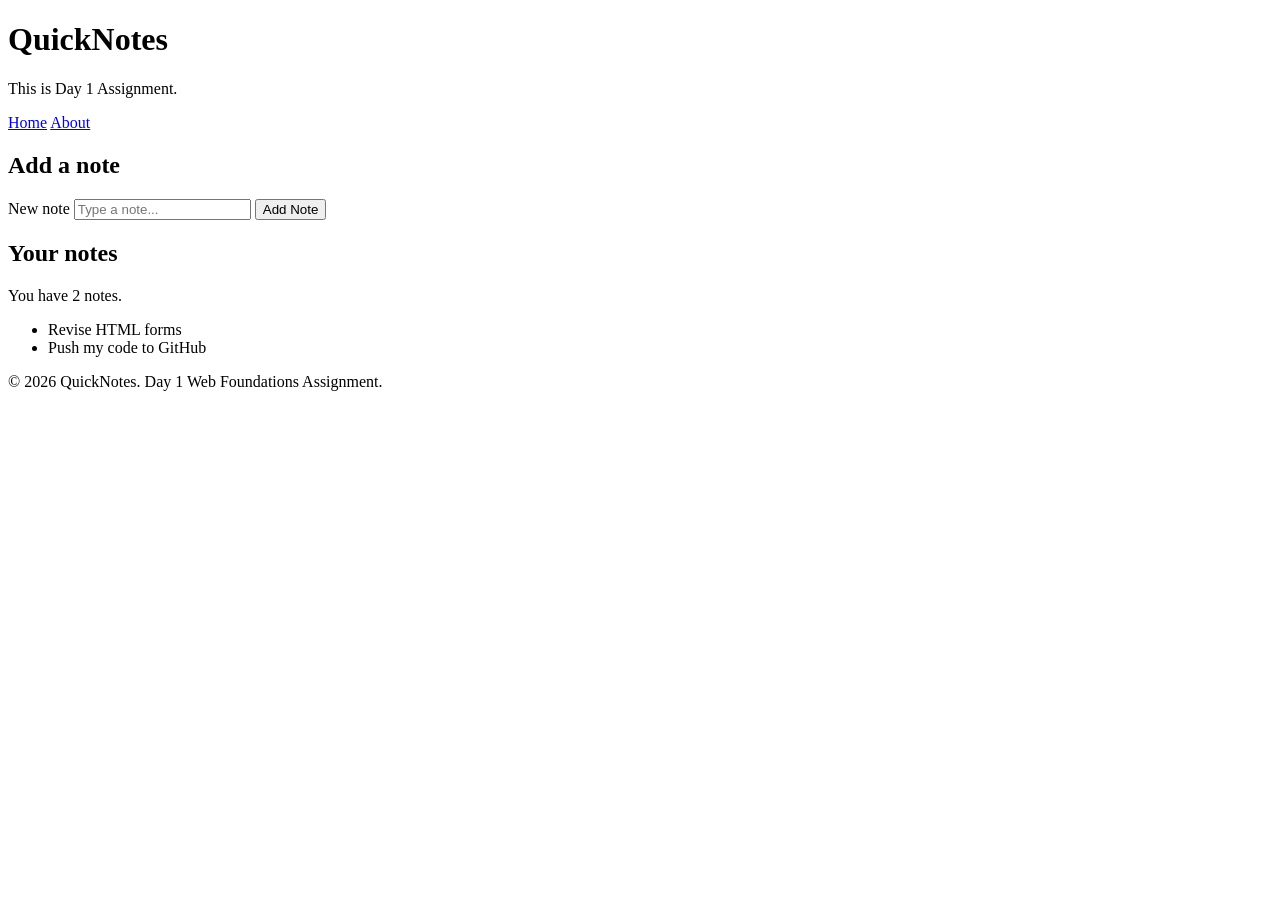
<file: day1/index.html>
<!DOCTYPE html>
<html lang="en">
  <head>
    <meta charset="UTF-8" />
    <meta name="viewport" content="width=device-width, initial-scale=1.0" />
    <title>QuickNotes</title>
  </head>
  <body>
    <header>
      <h1>QuickNotes</h1>
      <p>This is Day 1 Assignment.</p>
      <nav>
        <a href="index.html">Home</a>
        <a href="about.html">About</a>
      </nav>
    </header>
    <main>
      <section>
        <h2>Add a note</h2>
        <form id="note-form">
          <label for="note-input">New note</label>
          <input type="text" id="note-input" placeholder="Type a note..." />
          <button type="submit">Add Note</button>
        </form>
      </section>
      <section>
        <h2>Your notes</h2>
        <p id="note-count">You have 2 notes.</p>
        <ul id="notes-list">
          <li>Revise HTML forms</li>
          <li>Push my code to GitHub</li>
        </ul>
      </section>
    </main>
    <footer>
      <p>&copy; 2026 QuickNotes. Day 1 Web Foundations Assignment.</p>
    </footer>
  </body>
</html>
</file>
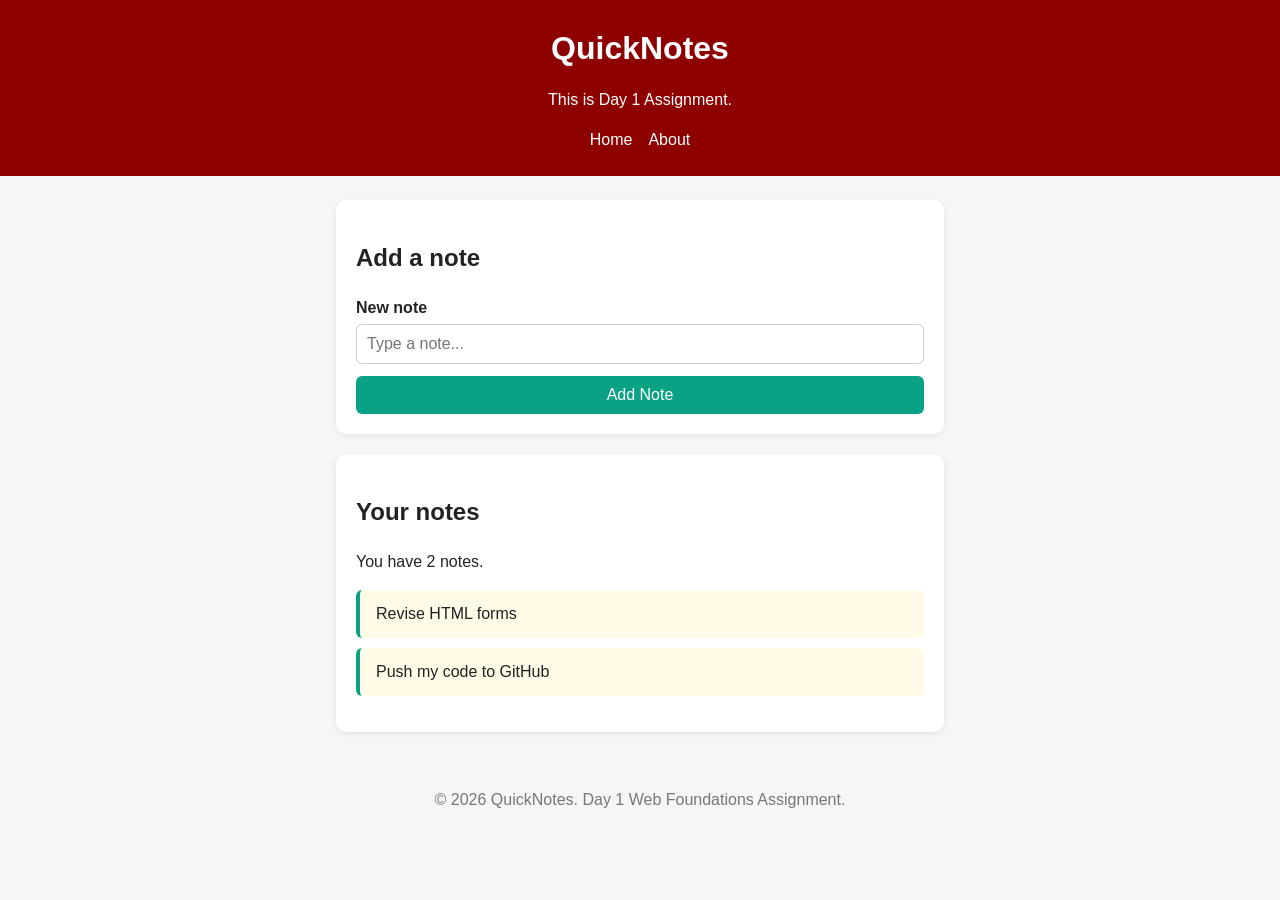
<file: day2/index.html>
<!DOCTYPE html>
<html lang="en">
  <head>
    <meta charset="UTF-8" />
    <meta name="viewport" content="width=device-width, initial-scale=1.0" />
    <title>QuickNotes</title>
    <link rel="stylesheet" href="style.css" />
  </head>
  <body>
    <header>
      <h1>QuickNotes</h1>
      <p>This is Day 1 Assignment.</p>
      <nav>
        <a href="index.html">Home</a>
        <a href="about.html">About</a>
      </nav>
    </header>
    <main>
      <section>
        <h2>Add a note</h2>
        <form id="note-form">
          <label for="note-input">New note</label>
          <input type="text" id="note-input" placeholder="Type a note..." />
          <button type="submit">Add Note</button>
        </form>
      </section>
      <section>
        <h2>Your notes</h2>
        <p id="note-count">You have 2 notes.</p>
        <ul id="notes-list">
          <li class="note">Revise HTML forms</li>
          <li class="note">Push my code to GitHub</li>
        </ul>
      </section>
    </main>
    <footer>
      <p>&copy; 2026 QuickNotes. Day 1 Web Foundations Assignment.</p>
    </footer>
  </body>
</html>
</file>
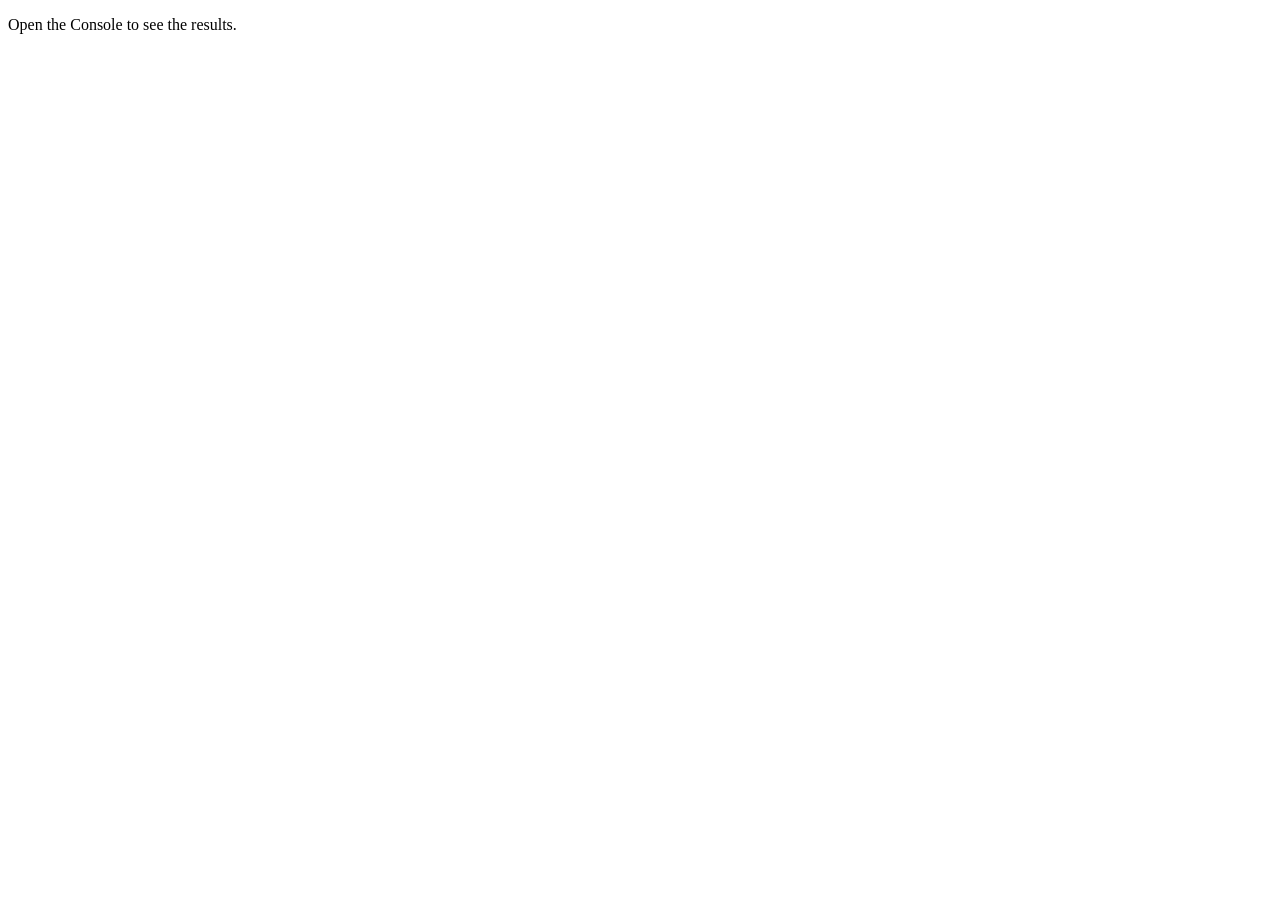
<file: day3/index.html>
<!DOCTYPE html>
<html lang="en">
<head>
  <meta charset="UTF-8">
  <meta name="viewport" content="width=device-width, initial-scale=1.0">
  <title>Notes Toolkit</title>
  <script src="script.js" defer></script>
</head>
<body>
  <p>Open the Console to see the results.</p>
</body>
</html>
</file>
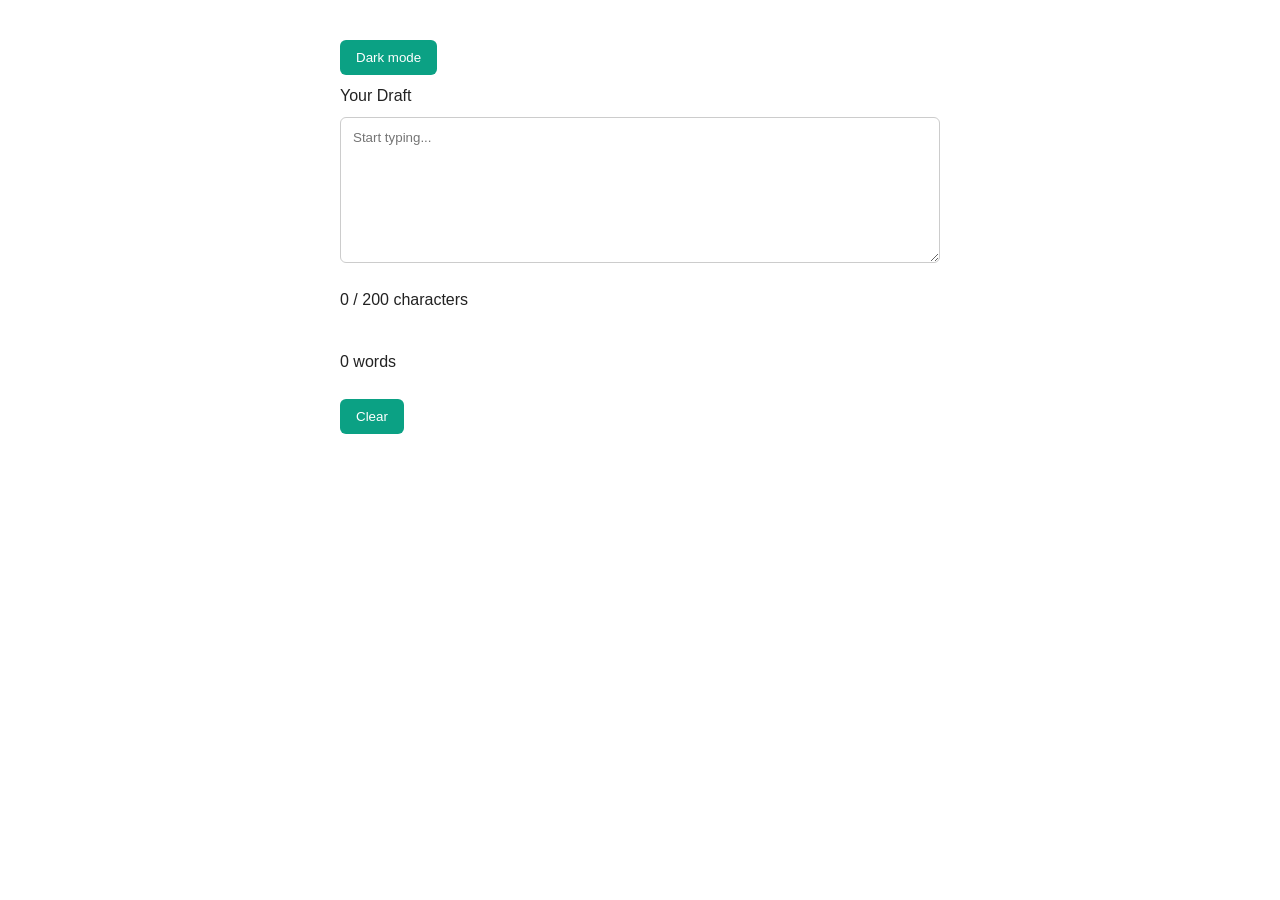
<file: day4/index.html>
<!DOCTYPE html>
<html lang="en">
  <head>
    <meta charset="UTF-8" />
    <meta name="viewport" content="width=device-width, initial-scale=1.0" />
    <title>Live Character Counter</title>
    <link rel="stylesheet" href="style.css" />
    <script src="script.js" defer></script>
  </head>
  <body>
    <main>
      <button id="theme-toggle">Dark mode</button>
      
      <label for="note-text">Your Draft</label>
      <textarea id="note-text" rows="8" placeholder="Start typing..."></textarea>
      
      <p id="char-count">0 / 200 characters</p>
      <p id="word-count">0 words</p>
      
      <button id="clear-btn">Clear</button>
    </main>
  </body>
</html>
</file>
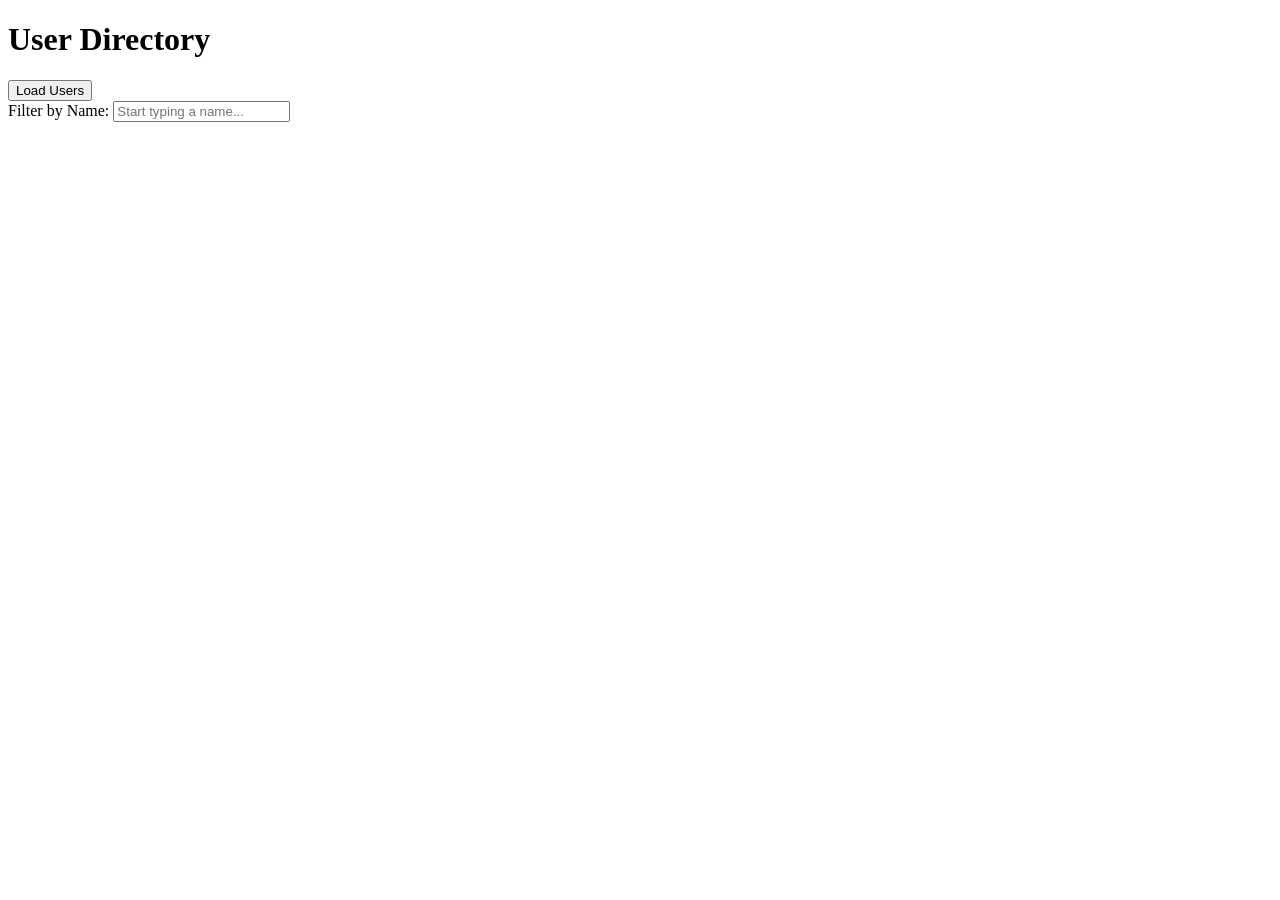
<file: day5/index.html>
<!DOCTYPE html>
<html lang="en">
  <head>
    <meta charset="UTF-8" />
    <meta name="viewport" content="width=device-width, initial-scale=1.0" />
    <title>User Directory</title>
    <script src="users.js" defer></script>
  </head>
  <body>
    <header>
      <h1>User Directory</h1>
    </header>
    <main>
      <section>
        <button id="load-users">Load Users</button>
        
        <!-- Explicitly labelled input following semantic accessibility feedback -->
        <div>
          <label for="filter-input">Filter by Name:</label>
          <input type="text" id="filter-input" placeholder="Start typing a name..." />
        </div>

        <p id="status"></p>
        <ul id="users-list"></ul>
      </section>
    </main>
  </body>
</html>
</file>
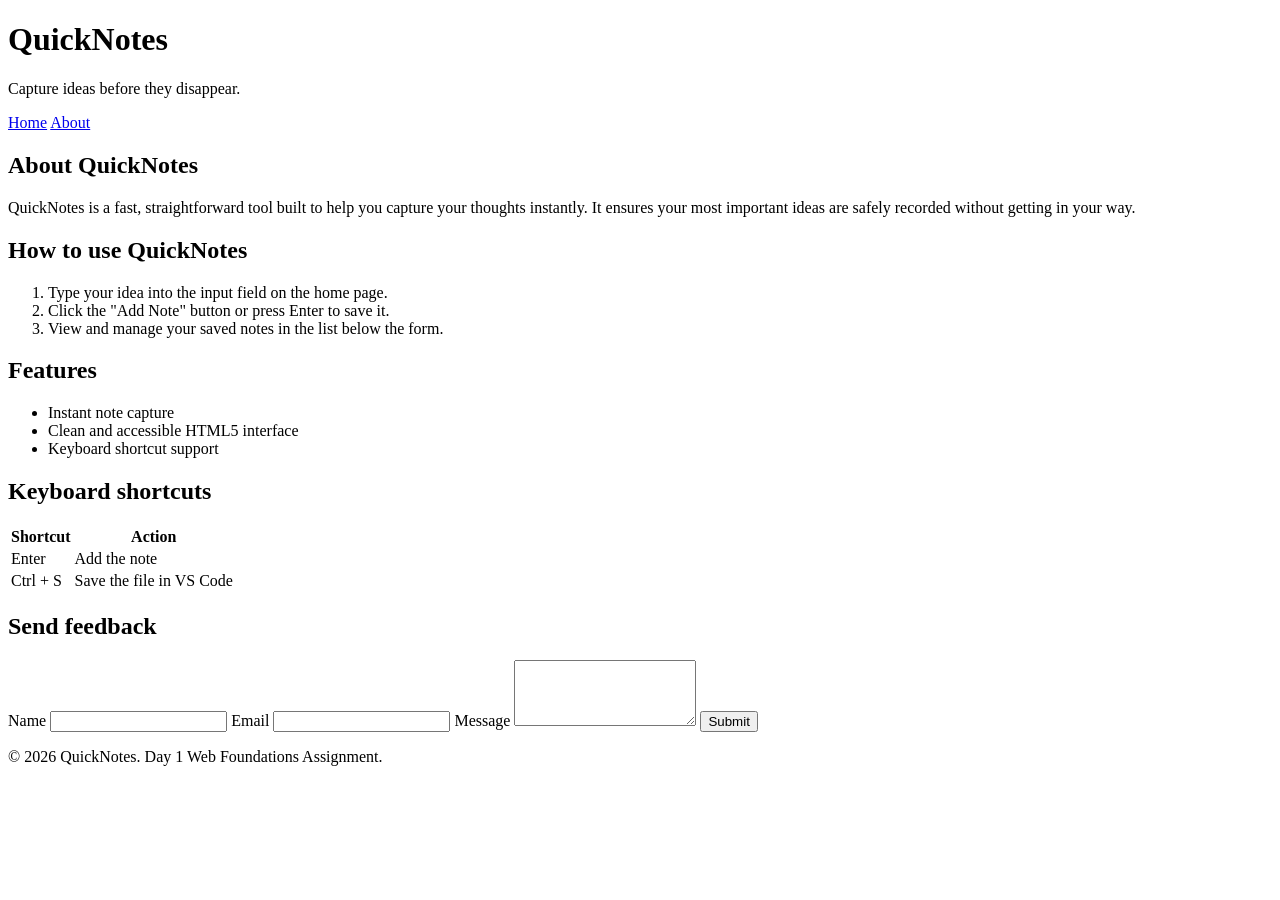
<file: day1/about.html>
<!DOCTYPE html>
<html lang="en">
  <head>
    <meta charset="UTF-8" />
    <meta name="viewport" content="width=device-width, initial-scale=1.0" />
    <title>About QuickNotes</title>
  </head>
  <body>
    <header>
      <h1>QuickNotes</h1>
      <p>Capture ideas before they disappear.</p>
      <nav>
        <a href="index.html">Home</a>
        <a href="about.html">About</a>
      </nav>
    </header>
    <main>
      <h2>About QuickNotes</h2>
      <p>QuickNotes is a fast, straightforward tool built to help you capture your thoughts instantly. It ensures your most important ideas are safely recorded without getting in your way.</p>
      
      <section>
        <h2>How to use QuickNotes</h2>
        <ol>
          <li>Type your idea into the input field on the home page.</li>
          <li>Click the "Add Note" button or press Enter to save it.</li>
          <li>View and manage your saved notes in the list below the form.</li>
        </ol>
      </section>
      
      <section>
        <h2>Features</h2>
        <ul>
          <li>Instant note capture</li>
          <li>Clean and accessible HTML5 interface</li>
          <li>Keyboard shortcut support</li>
        </ul>
      </section>
      
      <section>
        <h2>Keyboard shortcuts</h2>
        <table>
          <thead>
            <tr>
              <th>Shortcut</th>
              <th>Action</th>
            </tr>
          </thead>
          <tbody>
            <tr>
              <td>Enter</td>
              <td>Add the note</td>
            </tr>
            <tr>
              <td>Ctrl + S</td>
              <td>Save the file in VS Code</td>
            </tr>
          </tbody>
        </table>
      </section>
      
      <section>
        <h2>Send feedback</h2>
        <form id="feedback-form">
          <label for="name">Name</label>
          <input type="text" id="name" name="name" required />
          
          <label for="email">Email</label>
          <input type="email" id="email" name="email" required />
          
          <label for="message">Message</label>
          <textarea id="message" name="message" rows="4" required></textarea>
          
          <button type="submit">Submit</button>
        </form>
      </section>
    </main>
    <footer>
      <p>&copy; 2026 QuickNotes. Day 1 Web Foundations Assignment.</p>
    </footer>
  </body>
</html>
</file>
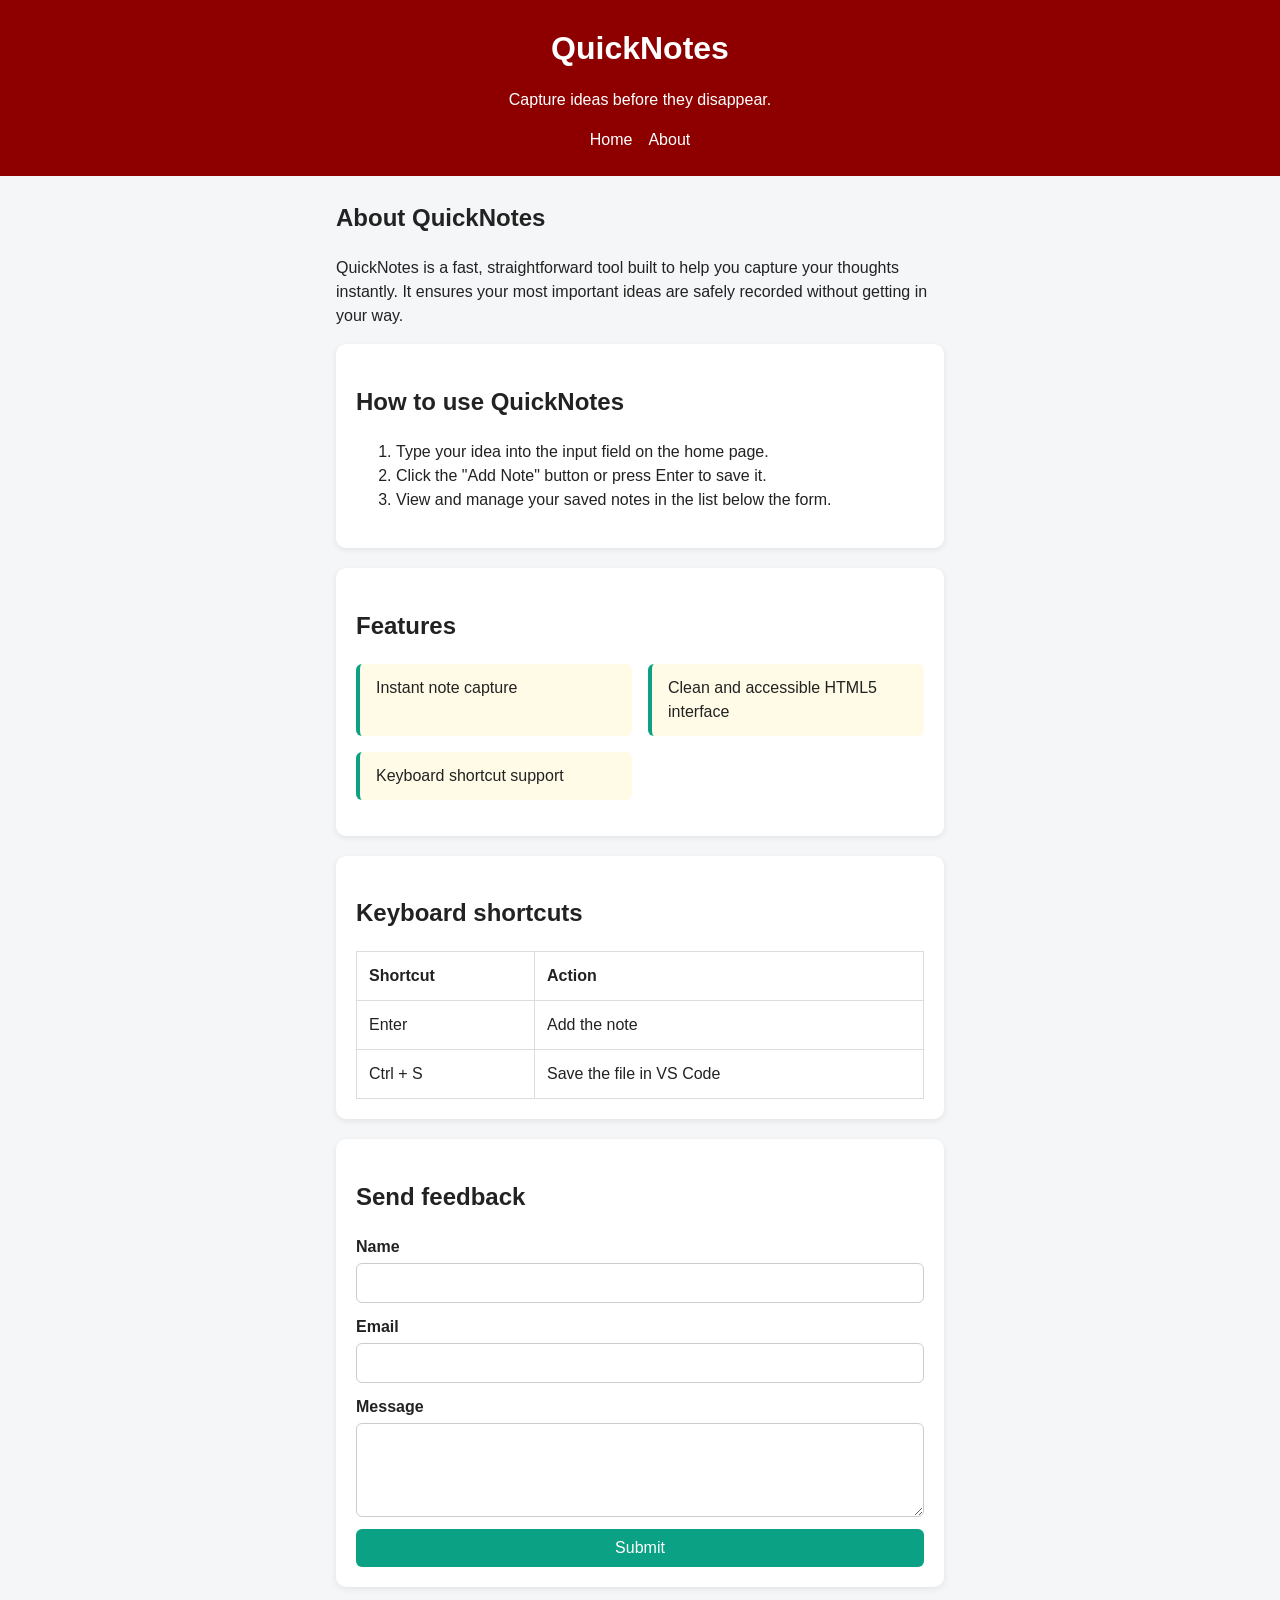
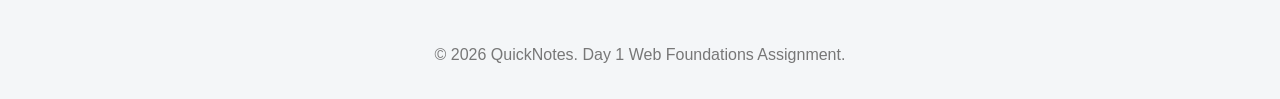
<file: day2/about.html>
<!DOCTYPE html>
<html lang="en">
  <head>
    <meta charset="UTF-8" />
    <meta name="viewport" content="width=device-width, initial-scale=1.0" />
    <title>About QuickNotes</title>
    <link rel="stylesheet" href="style.css" />
  </head>
  <body>
    <header>
      <h1>QuickNotes</h1>
      <p>Capture ideas before they disappear.</p>
      <nav>
        <a href="index.html">Home</a>
        <a href="about.html">About</a>
      </nav>
    </header>
    <main>
      <h2>About QuickNotes</h2>
      <p>QuickNotes is a fast, straightforward tool built to help you capture your thoughts instantly. It ensures your most important ideas are safely recorded without getting in your way.</p>
      
      <section>
        <h2>How to use QuickNotes</h2>
        <ol>
          <li>Type your idea into the input field on the home page.</li>
          <li>Click the "Add Note" button or press Enter to save it.</li>
          <li>View and manage your saved notes in the list below the form.</li>
        </ol>
      </section>
      
      <section>
        <h2>Features</h2>
        <ul class="features">
          <li>Instant note capture</li>
          <li>Clean and accessible HTML5 interface</li>
          <li>Keyboard shortcut support</li>
        </ul>
      </section>
      
      <section>
        <h2>Keyboard shortcuts</h2>
        <table>
          <thead>
            <tr>
              <th>Shortcut</th>
              <th>Action</th>
            </tr>
          </thead>
          <tbody>
            <tr>
              <td>Enter</td>
              <td>Add the note</td>
            </tr>
            <tr>
              <td>Ctrl + S</td>
              <td>Save the file in VS Code</td>
            </tr>
          </tbody>
        </table>
      </section>
      
      <section>
        <h2>Send feedback</h2>
        <form id="feedback-form">
          <label for="name">Name</label>
          <input type="text" id="name" name="name" required />
          
          <label for="email">Email</label>
          <input type="email" id="email" name="email" required />
          
          <label for="message">Message</label>
          <textarea id="message" name="message" rows="4" required></textarea>
          
          <button type="submit">Submit</button>
        </form>
      </section>
    </main>
    <footer>
      <p>&copy; 2026 QuickNotes. Day 1 Web Foundations Assignment.</p>
    </footer>
  </body>
</html>
</file>
<file: day2/style.css>
*,
*::before,
*::after {
  box-sizing: border-box;
}

body {
  margin: 0;
  font-family: "Segoe UI", Arial, sans-serif;
  background-color: #f4f6f8;
  color: #222;
  line-height: 1.5;
}

header {
  background-color: #8e0000;
  color: white;
  text-align: center;
  padding: 24px 16px;
}

header h1 {
  margin: 0;
}

nav {
  display: flex;
  justify-content: center;
  gap: 16px;
  margin-top: 12px;
}

nav a {
  color: white;
  text-decoration: none;
  transition: opacity 0.2s ease;
}

nav a:hover {
  opacity: 0.8;
  text-decoration: underline;
}

main {
  max-width: 640px;
  margin: 24px auto;
  padding: 0 16px;
}

section {
  background: white;
  padding: 20px;
  border-radius: 10px;
  margin-bottom: 20px;
  box-shadow: 0 2px 6px rgba(0, 0, 0, 0.08);
}

.features {
  display: grid;
  grid-template-columns: repeat(auto-fit, minmax(180px, 1fr));
  gap: 16px;
  padding: 0;
  list-style: none;
}

.features li {
  background-color: #fffbe6;
  border-left: 4px solid #0ba184;
  padding: 12px 16px;
  border-radius: 6px;
}

table {
  width: 100%;
  border-collapse: collapse;
  margin-top: 10px;
}

th, td {
  border: 1px solid #ddd;
  padding: 12px;
  text-align: left;
}

form {
  display: flex;
  flex-direction: column;
  gap: 12px;
}

form label {
  font-weight: bold;
  margin-bottom: -8px;
}

input, textarea {
  width: 100%;
  padding: 10px;
  border: 1px solid #ccc;
  border-radius: 6px;
  font-family: inherit;
  font-size: 1rem;
}

button {
  background-color: #0ba184;
  color: white;
  border: none;
  padding: 10px 18px;
  border-radius: 6px;
  font-size: 1rem;
  cursor: pointer;
  transition: background-color 0.2s ease, transform 0.2s ease;
  width: 100%;
}

button:hover {
  background-color: #088a70;
  transform: translateY(-2px);
}

#notes-list {
  list-style: none;
  padding: 0;
}

.note {
  background-color: #fffbe6;
  border-left: 4px solid #0ba184;
  padding: 12px 16px;
  margin-bottom: 10px;
  border-radius: 6px;
}

footer {
  text-align: center;
  color: #777;
  padding: 16px;
}

@media (max-width: 600px) {
  header {
    padding: 16px 8px;
  }
  
  header h1 {
    font-size: 1.5rem;
  }
}
</file>
<file: day4/style.css>
:root {
  --bg-color: #ffffff;
  --text-color: #222222;
  --input-bg: #ffffff;
  --border-color: #cccccc;
  --button-bg: #0ba184;
}

body.dark {
  --bg-color: #222222;
  --text-color: #f4f6f8;
  --input-bg: #333333;
  --border-color: #555555;
  --button-bg: #088a70;
}

body {
  background-color: var(--bg-color);
  color: var(--text-color);
  font-family: "Segoe UI", Arial, sans-serif;
  margin: 0;
  display: flex;
  justify-content: center;
  padding: 40px 16px;
}

main {
  width: 100%;
  max-width: 600px;
  display: flex;
  flex-direction: column;
  gap: 12px;
}

textarea {
  width: 100%;
  background-color: var(--input-bg);
  color: var(--text-color);
  border: 1px solid var(--border-color);
  border-radius: 6px;
  padding: 12px;
  font-family: inherit;
  resize: vertical;
  box-sizing: border-box;
}

button {
  background-color: var(--button-bg);
  color: white;
  border: none;
  padding: 10px 16px;
  border-radius: 6px;
  cursor: pointer;
  align-self: flex-start;
}

.warning {
  color: orange;
}

.over {
  color: red;
  font-weight: bold;
}
</file>
